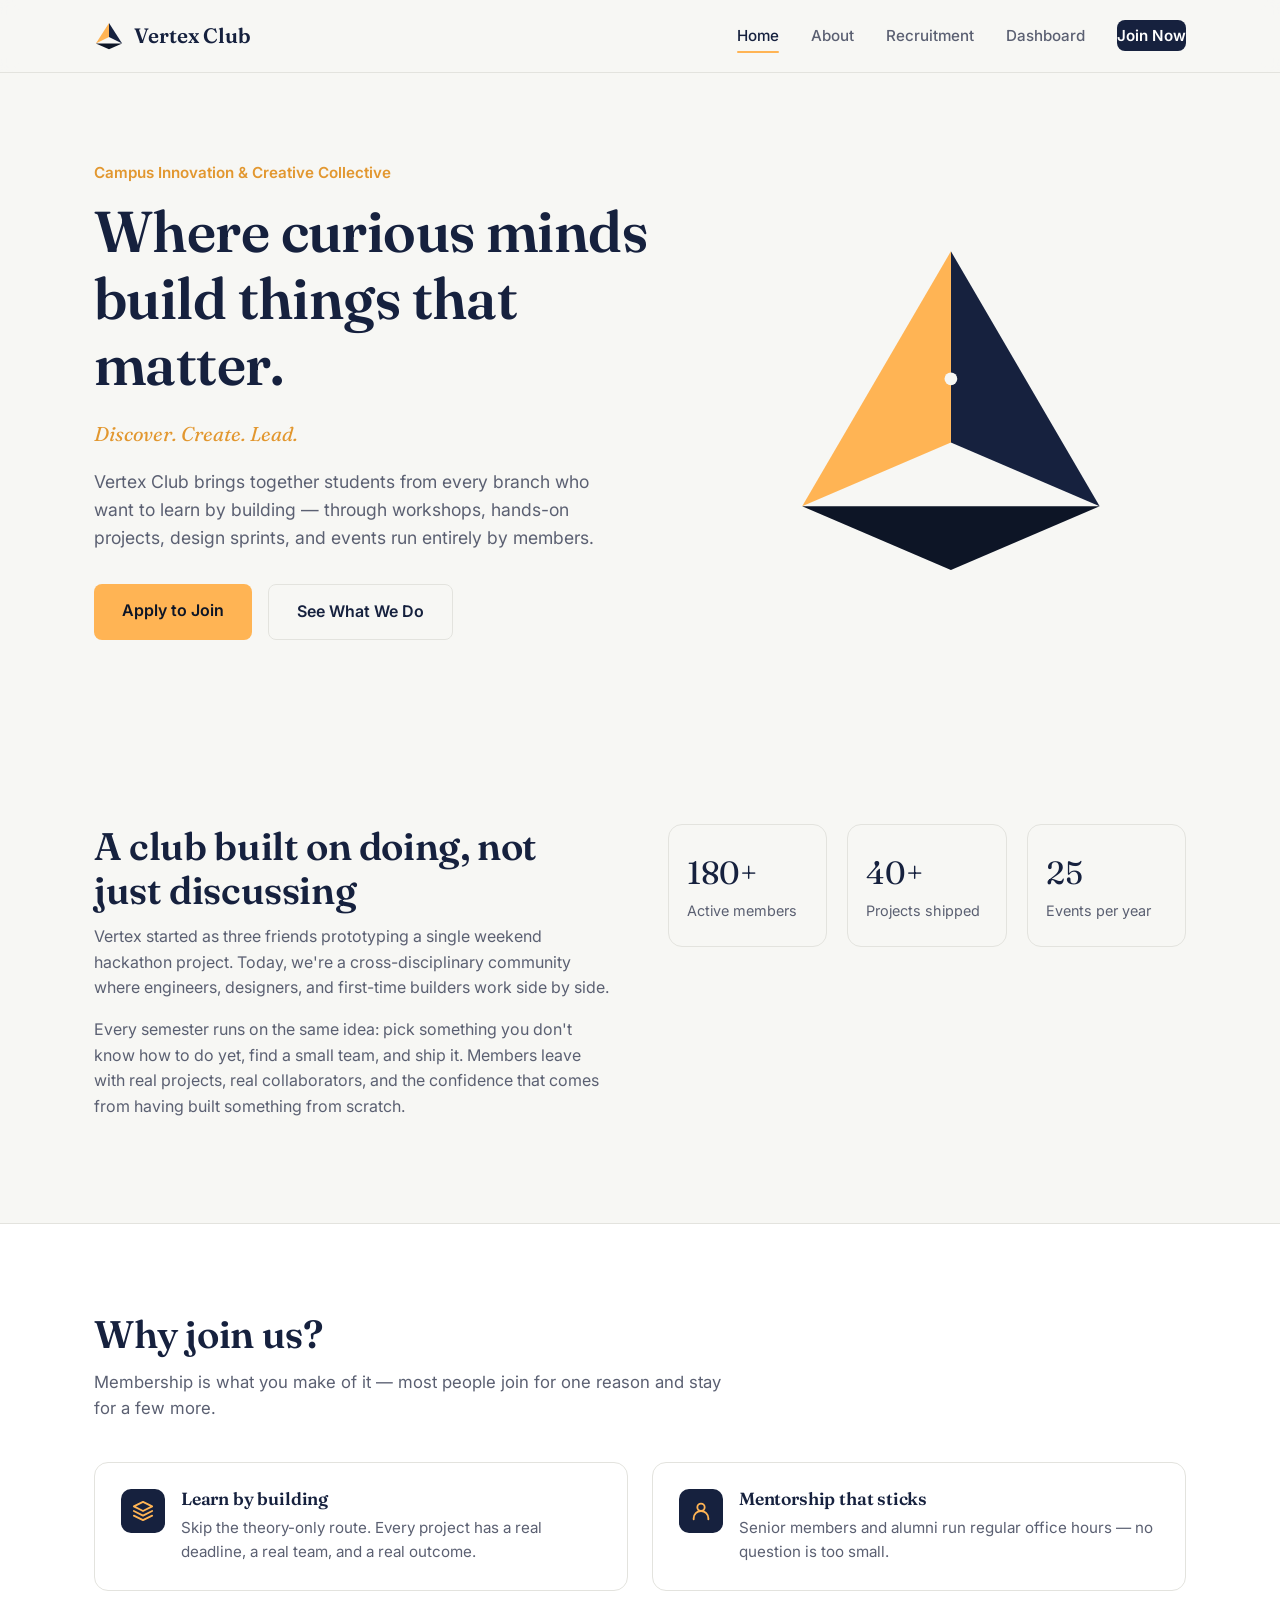
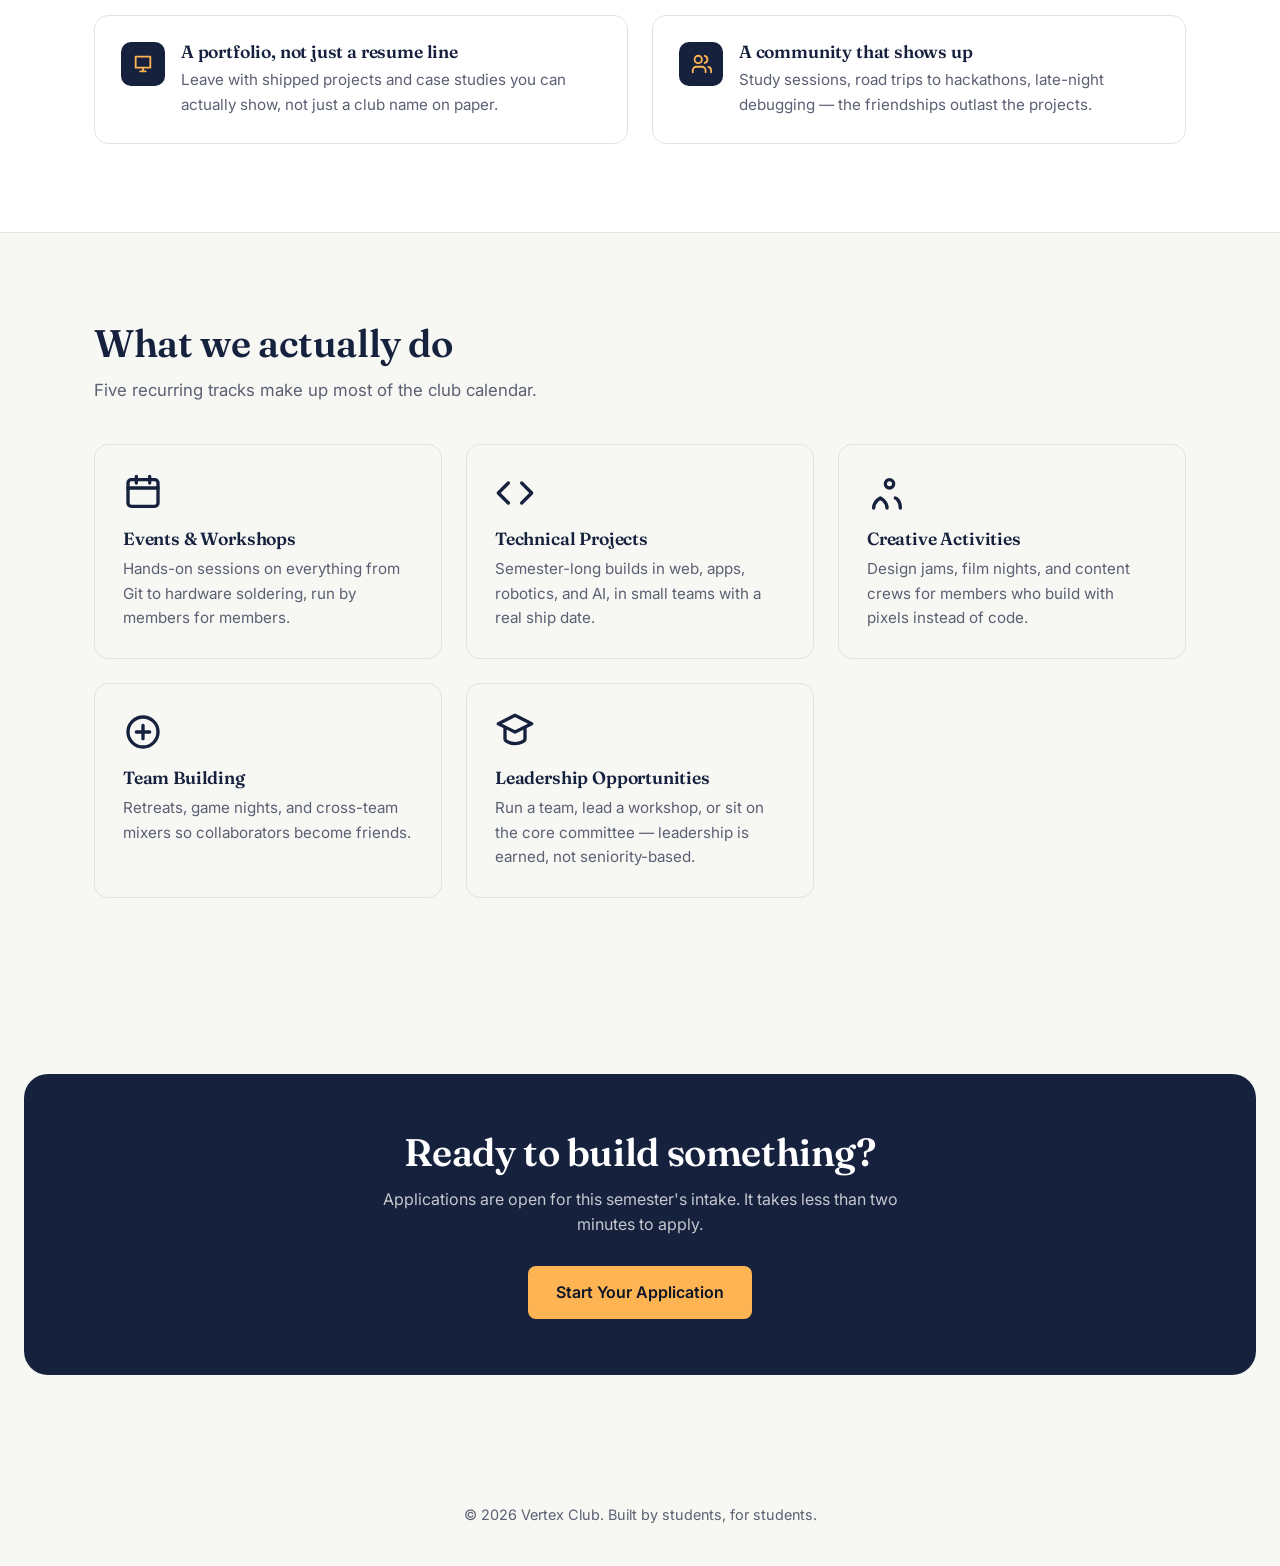
<file: index.html>
<!DOCTYPE html>
<html lang="en">
<head>
<meta charset="UTF-8" />
<meta name="viewport" content="width=device-width, initial-scale=1.0" />
<title>Vertex Club — Discover. Create. Lead.</title>
<link rel="preconnect" href="https://fonts.googleapis.com" />
<link rel="preconnect" href="https://fonts.gstatic.com" crossorigin />
<link href="https://fonts.googleapis.com/css2?family=Fraunces:wght@500;600&family=Inter:wght@400;500;600;700&display=swap" rel="stylesheet" />
<link rel="stylesheet" href="style.css" />
</head>
<body>

<!-- ===== NAVIGATION ===== -->
<nav class="site-nav">
  <div class="container">
    <a href="index.html" class="brand">
      <svg class="brand-mark" viewBox="0 0 32 32" xmlns="http://www.w3.org/2000/svg">
        <polygon points="16,2 30,24 16,17" fill="#16213e"/>
        <polygon points="16,2 2,24 16,17" fill="#ffb454"/>
        <polygon points="2,24 30,24 16,30" fill="#0d1526"/>
      </svg>
      Vertex Club
    </a>
    <button class="nav-toggle" aria-label="Toggle menu">
      <span></span><span></span><span></span>
    </button>
    <ul class="nav-links">
      <li><a href="index.html" class="active">Home</a></li>
      <li><a href="index.html#about">About</a></li>
      <li><a href="signup.html">Recruitment</a></li>
      <li><a href="dashboard.html">Dashboard</a></li>
      <li><a href="signup.html" class="nav-cta">Join Now</a></li>
    </ul>
  </div>
</nav>

<!-- ===== HERO ===== -->
<header class="hero">
  <div class="container">
    <div class="hero-copy">
      <p class="hero-eyebrow">Campus Innovation &amp; Creative Collective</p>
      <h1>Where curious minds build things that matter.</h1>
      <p class="hero-tagline">Discover. Create. Lead.</p>
      <p class="lede">
        Vertex Club brings together students from every branch who want to
        learn by building — through workshops, hands-on projects, design
        sprints, and events run entirely by members.
      </p>
      <div class="hero-actions">
        <a href="signup.html" class="btn btn-primary">Apply to Join</a>
        <a href="#activities" class="btn btn-secondary">See What We Do</a>
      </div>
    </div>
    <div class="hero-visual" aria-hidden="true">
      <svg viewBox="0 0 320 320" xmlns="http://www.w3.org/2000/svg">
        <polygon points="160,20 300,260 160,200" fill="#16213e"/>
        <polygon points="160,20 20,260 160,200" fill="#ffb454"/>
        <polygon points="20,260 300,260 160,320" fill="#0d1526"/>
        <circle cx="160" cy="140" r="6" fill="#f7f7f4"/>
      </svg>
    </div>
  </div>
</header>

<!-- ===== ABOUT ===== -->
<section id="about">
  <div class="container about-grid">
    <div>
      <h2>A club built on doing, not just discussing</h2>
      <p>
        Vertex started as three friends prototyping a single weekend hackathon
        project. Today, we're a cross-disciplinary community where engineers,
        designers, and first-time builders work side by side.
      </p>
      <p>
        Every semester runs on the same idea: pick something you don't know
        how to do yet, find a small team, and ship it. Members leave with
        real projects, real collaborators, and the confidence that comes from
        having built something from scratch.
      </p>
    </div>
    <div class="stat-row">
      <div class="stat"><span class="num">180+</span><span class="label">Active members</span></div>
      <div class="stat"><span class="num">40+</span><span class="label">Projects shipped</span></div>
      <div class="stat"><span class="num">25</span><span class="label">Events per year</span></div>
    </div>
  </div>
</section>

<!-- ===== WHY JOIN US ===== -->
<section class="section-alt">
  <div class="container">
    <h2>Why join us?</h2>
    <p class="section-intro">
      Membership is what you make of it — most people join for one reason
      and stay for a few more.
    </p>
    <div class="reasons-grid">

      <div class="reason-card">
        <div class="reason-icon">
          <svg viewBox="0 0 24 24" fill="none" stroke-width="2" stroke-linecap="round" stroke-linejoin="round"><path d="M12 2 2 7l10 5 10-5-10-5Z"/><path d="M2 17l10 5 10-5"/><path d="M2 12l10 5 10-5"/></svg>
        </div>
        <div>
          <h3>Learn by building</h3>
          <p>Skip the theory-only route. Every project has a real deadline, a real team, and a real outcome.</p>
        </div>
      </div>

      <div class="reason-card">
        <div class="reason-icon">
          <svg viewBox="0 0 24 24" fill="none" stroke-width="2" stroke-linecap="round" stroke-linejoin="round"><circle cx="12" cy="8" r="4"/><path d="M4 21v-1a8 8 0 0 1 16 0v1"/></svg>
        </div>
        <div>
          <h3>Mentorship that sticks</h3>
          <p>Senior members and alumni run regular office hours — no question is too small.</p>
        </div>
      </div>

      <div class="reason-card">
        <div class="reason-icon">
          <svg viewBox="0 0 24 24" fill="none" stroke-width="2" stroke-linecap="round" stroke-linejoin="round"><path d="M4 4h16v12H4z"/><path d="M9 20h6M12 16v4"/></svg>
        </div>
        <div>
          <h3>A portfolio, not just a resume line</h3>
          <p>Leave with shipped projects and case studies you can actually show, not just a club name on paper.</p>
        </div>
      </div>

      <div class="reason-card">
        <div class="reason-icon">
          <svg viewBox="0 0 24 24" fill="none" stroke-width="2" stroke-linecap="round" stroke-linejoin="round"><path d="M17 21v-2a4 4 0 0 0-4-4H7a4 4 0 0 0-4 4v2"/><circle cx="9" cy="7" r="4"/><path d="M23 21v-2a4 4 0 0 0-3-3.87"/><path d="M16 3.13a4 4 0 0 1 0 7.75"/></svg>
        </div>
        <div>
          <h3>A community that shows up</h3>
          <p>Study sessions, road trips to hackathons, late-night debugging — the friendships outlast the projects.</p>
        </div>
      </div>

    </div>
  </div>
</section>

<!-- ===== ACTIVITIES ===== -->
<section id="activities">
  <div class="container">
    <h2>What we actually do</h2>
    <p class="section-intro">Five recurring tracks make up most of the club calendar.</p>
    <div class="activities-grid">

      <div class="activity-card">
        <div class="activity-icon">
          <svg viewBox="0 0 24 24" fill="none" stroke-width="2" stroke-linecap="round" stroke-linejoin="round"><rect x="3" y="4" width="18" height="16" rx="2"/><path d="M3 9h18M8 2v4M16 2v4"/></svg>
        </div>
        <h3>Events &amp; Workshops</h3>
        <p>Hands-on sessions on everything from Git to hardware soldering, run by members for members.</p>
      </div>

      <div class="activity-card">
        <div class="activity-icon">
          <svg viewBox="0 0 24 24" fill="none" stroke-width="2" stroke-linecap="round" stroke-linejoin="round"><polyline points="16 18 22 12 16 6"/><polyline points="8 6 2 12 8 18"/></svg>
        </div>
        <h3>Technical Projects</h3>
        <p>Semester-long builds in web, apps, robotics, and AI, in small teams with a real ship date.</p>
      </div>

      <div class="activity-card">
        <div class="activity-icon">
          <svg viewBox="0 0 24 24" fill="none" stroke-width="2" stroke-linecap="round" stroke-linejoin="round"><circle cx="13.5" cy="6.5" r="2.5"/><path d="M4 21c0-4 4-6 4-6s4 2 4 6M17 15s3 1 3 6"/></svg>
        </div>
        <h3>Creative Activities</h3>
        <p>Design jams, film nights, and content crews for members who build with pixels instead of code.</p>
      </div>

      <div class="activity-card">
        <div class="activity-icon">
          <svg viewBox="0 0 24 24" fill="none" stroke-width="2" stroke-linecap="round" stroke-linejoin="round"><circle cx="12" cy="12" r="9"/><path d="M8 12h8M12 8v8"/></svg>
        </div>
        <h3>Team Building</h3>
        <p>Retreats, game nights, and cross-team mixers so collaborators become friends.</p>
      </div>

      <div class="activity-card">
        <div class="activity-icon">
          <svg viewBox="0 0 24 24" fill="none" stroke-width="2" stroke-linecap="round" stroke-linejoin="round"><path d="M12 2 2 7l10 5 10-5-10-5Z"/><path d="M6 10v6c0 1.5 2.7 3 6 3s6-1.5 6-3v-6"/></svg>
        </div>
        <h3>Leadership Opportunities</h3>
        <p>Run a team, lead a workshop, or sit on the core committee — leadership is earned, not seniority-based.</p>
      </div>

    </div>
  </div>
</section>

<!-- ===== CTA ===== -->
<section>
  <div class="cta-band">
    <h2>Ready to build something?</h2>
    <p>Applications are open for this semester's intake. It takes less than two minutes to apply.</p>
    <a href="signup.html" class="btn btn-primary">Start Your Application</a>
  </div>
</section>

<footer>
  <div class="container">
    <p>&copy; 2026 Vertex Club. Built by students, for students.</p>
  </div>
</footer>

<script src="script.js"></script>
</body>
</html>
</file>
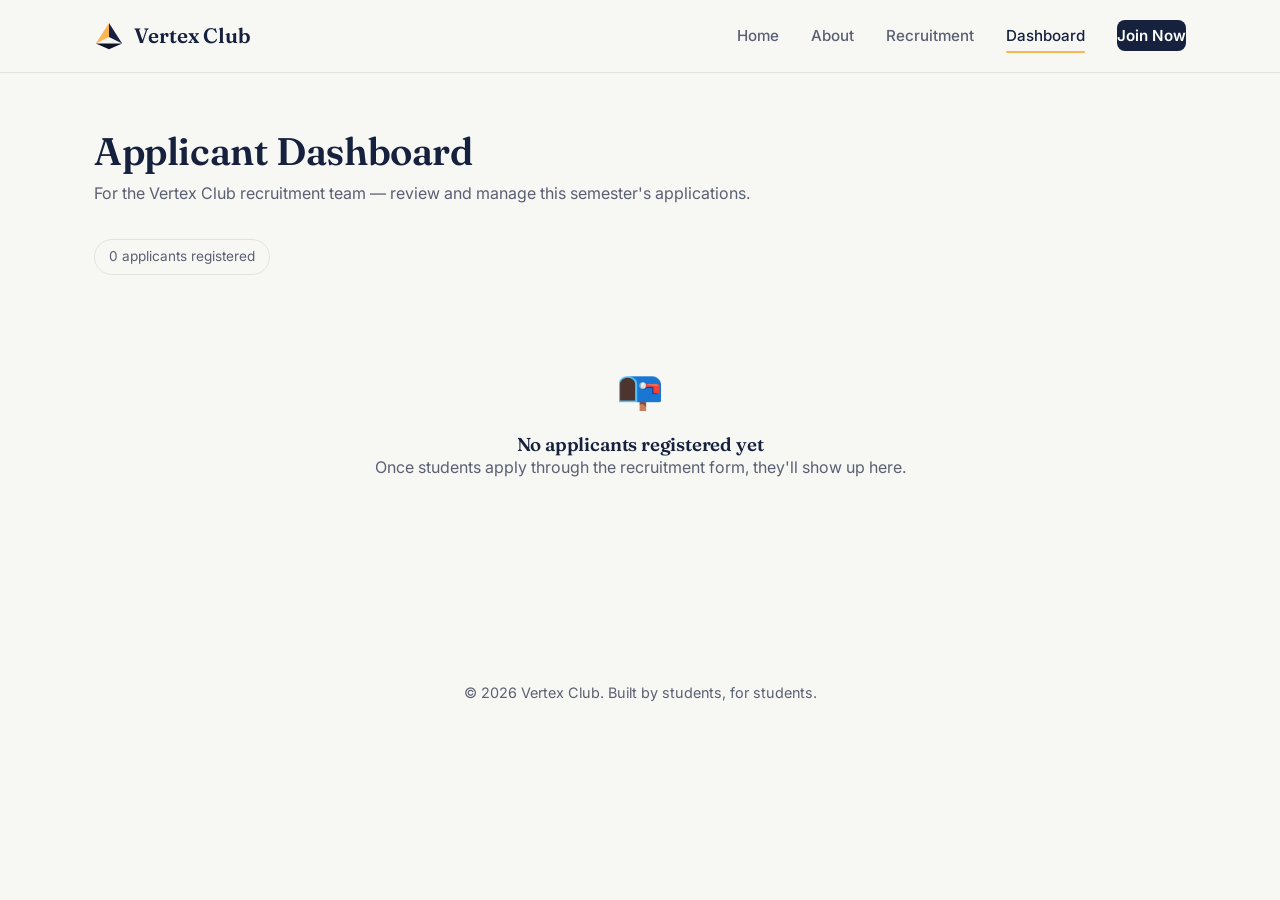
<file: dashboard.html>
<!DOCTYPE html>
<html lang="en">
<head>
<meta charset="UTF-8" />
<meta name="viewport" content="width=device-width, initial-scale=1.0" />
<title>Applicant Dashboard — Vertex Club</title>
<link rel="preconnect" href="https://fonts.googleapis.com" />
<link rel="preconnect" href="https://fonts.gstatic.com" crossorigin />
<link href="https://fonts.googleapis.com/css2?family=Fraunces:wght@500;600&family=Inter:wght@400;500;600;700&display=swap" rel="stylesheet" />
<link rel="stylesheet" href="style.css" />
</head>
<body>

<!-- ===== NAVIGATION ===== -->
<nav class="site-nav">
  <div class="container">
    <a href="index.html" class="brand">
      <svg class="brand-mark" viewBox="0 0 32 32" xmlns="http://www.w3.org/2000/svg">
        <polygon points="16,2 30,24 16,17" fill="#16213e"/>
        <polygon points="16,2 2,24 16,17" fill="#ffb454"/>
        <polygon points="2,24 30,24 16,30" fill="#0d1526"/>
      </svg>
      Vertex Club
    </a>
    <button class="nav-toggle" aria-label="Toggle menu">
      <span></span><span></span><span></span>
    </button>
    <ul class="nav-links">
      <li><a href="index.html">Home</a></li>
      <li><a href="index.html#about">About</a></li>
      <li><a href="signup.html">Recruitment</a></li>
      <li><a href="dashboard.html" class="active">Dashboard</a></li>
      <li><a href="signup.html" class="nav-cta">Join Now</a></li>
    </ul>
  </div>
</nav>

<!-- ===== DASHBOARD HEADER ===== -->
<header class="dashboard-hero">
  <div class="container">
    <h1>Applicant Dashboard</h1>
    <p>For the Vertex Club recruitment team — review and manage this semester's applications.</p>
  </div>
</header>

<!-- ===== APPLICANTS TABLE ===== -->
<section class="dashboard-wrap">
  <div class="container">

    <span class="applicant-count" id="applicantCount">0 applicants registered</span>

    <div class="table-card" id="tableCard">
      <table>
        <thead>
          <tr>
            <th>S.No</th>
            <th>Username</th>
            <th>Email</th>
            <th>Action</th>
          </tr>
        </thead>
        <!-- Rows are generated automatically by script.js from localStorage -->
        <tbody id="applicantsTableBody"></tbody>
      </table>
    </div>

    <div class="empty-state" id="emptyState" style="display: none;">
      <div class="emoji">📭</div>
      <h3>No applicants registered yet</h3>
      <p>Once students apply through the recruitment form, they'll show up here.</p>
    </div>

  </div>
</section>

<footer>
  <div class="container">
    <p>&copy; 2026 Vertex Club. Built by students, for students.</p>
  </div>
</footer>

<script src="script.js"></script>
</body>
</html>
</file>
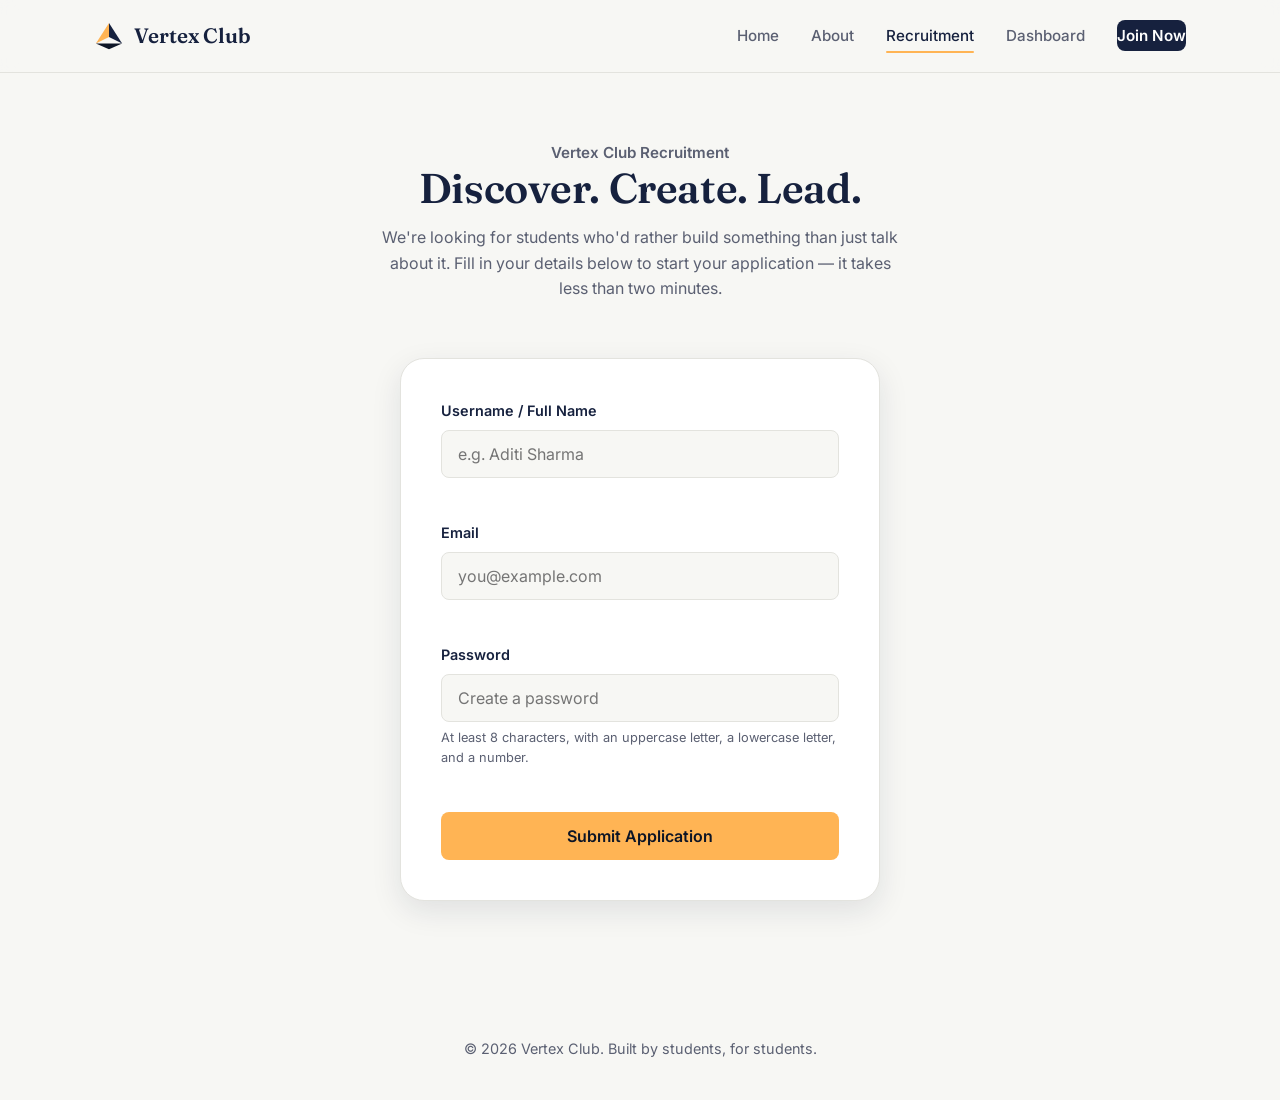
<file: signup.html>
<!DOCTYPE html>
<html lang="en">
<head>
<meta charset="UTF-8" />
<meta name="viewport" content="width=device-width, initial-scale=1.0" />
<title>Apply to Vertex Club</title>
<link rel="preconnect" href="https://fonts.googleapis.com" />
<link rel="preconnect" href="https://fonts.gstatic.com" crossorigin />
<link href="https://fonts.googleapis.com/css2?family=Fraunces:wght@500;600&family=Inter:wght@400;500;600;700&display=swap" rel="stylesheet" />
<link rel="stylesheet" href="style.css" />
</head>
<body>

<!-- ===== NAVIGATION ===== -->
<nav class="site-nav">
  <div class="container">
    <a href="index.html" class="brand">
      <svg class="brand-mark" viewBox="0 0 32 32" xmlns="http://www.w3.org/2000/svg">
        <polygon points="16,2 30,24 16,17" fill="#16213e"/>
        <polygon points="16,2 2,24 16,17" fill="#ffb454"/>
        <polygon points="2,24 30,24 16,30" fill="#0d1526"/>
      </svg>
      Vertex Club
    </a>
    <button class="nav-toggle" aria-label="Toggle menu">
      <span></span><span></span><span></span>
    </button>
    <ul class="nav-links">
      <li><a href="index.html">Home</a></li>
      <li><a href="index.html#about">About</a></li>
      <li><a href="signup.html" class="active">Recruitment</a></li>
      <li><a href="dashboard.html">Dashboard</a></li>
      <li><a href="signup.html" class="nav-cta">Join Now</a></li>
    </ul>
  </div>
</nav>

<!-- ===== RECRUITMENT HEADER ===== -->
<header class="signup-hero">
  <div class="container">
    <p class="hero-eyebrow">Vertex Club Recruitment</p>
    <h1>Discover. Create. Lead.</h1>
    <p>
      We're looking for students who'd rather build something than just talk
      about it. Fill in your details below to start your application —
      it takes less than two minutes.
    </p>
  </div>
</header>

<!-- ===== SIGNUP FORM (main focus of this page) ===== -->
<section class="signup-wrap">
  <div class="container">
    <div class="signup-card">

      <div class="success-message" id="successMessage">
        You're in! Your application has been saved. The recruitment team
        will review it and reach out soon.
      </div>

      <form id="signupForm" novalidate>

        <div class="form-group">
          <label for="username">Username / Full Name</label>
          <input type="text" id="username" name="username" placeholder="e.g. Aditi Sharma" autocomplete="name" />
          <p class="error-message" id="usernameError"></p>
        </div>

        <div class="form-group">
          <label for="email">Email</label>
          <input type="email" id="email" name="email" placeholder="you@example.com" autocomplete="email" />
          <p class="error-message" id="emailError"></p>
        </div>

        <div class="form-group">
          <label for="password">Password</label>
          <input type="password" id="password" name="password" placeholder="Create a password" autocomplete="new-password" />
          <p class="password-hint">At least 8 characters, with an uppercase letter, a lowercase letter, and a number.</p>
          <p class="error-message" id="passwordError"></p>
        </div>

        <button type="submit" class="btn btn-primary btn-block">Submit Application</button>
      </form>

    </div>
  </div>
</section>

<footer>
  <div class="container">
    <p>&copy; 2026 Vertex Club. Built by students, for students.</p>
  </div>
</footer>

<script src="script.js"></script>
</body>
</html>
</file>
<file: style.css>
/* =========================================================
   VERTEX CLUB — Stylesheet
   Organized as: variables -> reset -> typography -> nav ->
   hero -> sections -> cards -> forms -> table -> footer ->
   animations -> responsive
   ========================================================= */

/* ---------- Design tokens (edit colors here, site-wide) ---------- */
:root {
  --primary-color: #16213e;      /* deep navy - headings, nav, buttons */
  --primary-dark: #0d1526;       /* darker navy - hover states */
  --accent-color: #ffb454;       /* warm amber - highlights, CTAs */
  --accent-dark: #e2972f;        /* amber hover */
  --background-color: #f7f7f4;   /* page background */
  --surface-color: #ffffff;      /* card / form surfaces */
  --text-color: #1c1f2a;         /* body text */
  --text-muted: #5b6072;         /* secondary text */
  --border-color: #e3e3de;       /* hairlines, input borders */
  --success-color: #2f9e67;
  --error-color: #d64545;

  --font-display: "Fraunces", "Georgia", serif;
  --font-body: "Inter", "Segoe UI", sans-serif;

  --radius-sm: 8px;
  --radius-md: 14px;
  --radius-lg: 24px;

  --shadow-sm: 0 2px 8px rgba(22, 33, 62, 0.06);
  --shadow-md: 0 10px 30px rgba(22, 33, 62, 0.10);
  --shadow-lg: 0 20px 50px rgba(22, 33, 62, 0.16);

  --max-width: 1140px;
}

/* ---------- Reset ---------- */
* { box-sizing: border-box; margin: 0; padding: 0; }

html { scroll-behavior: smooth; }

body {
  font-family: var(--font-body);
  color: var(--text-color);
  background: var(--background-color);
  line-height: 1.6;
  -webkit-font-smoothing: antialiased;
}

img, svg { display: block; max-width: 100%; }

a { color: inherit; text-decoration: none; }

ul { list-style: none; }

button { font-family: inherit; cursor: pointer; border: none; background: none; }

.container {
  max-width: var(--max-width);
  margin: 0 auto;
  padding: 0 24px;
}

/* Visible keyboard focus for accessibility */
a:focus-visible,
button:focus-visible,
input:focus-visible {
  outline: 3px solid var(--accent-color);
  outline-offset: 2px;
}

@media (prefers-reduced-motion: reduce) {
  * { animation: none !important; transition: none !important; }
}

/* ---------- Typography ---------- */
h1, h2, h3, .font-display {
  font-family: var(--font-display);
  color: var(--primary-color);
  font-weight: 600;
  line-height: 1.15;
  letter-spacing: -0.01em;
}

h2 { font-size: clamp(1.8rem, 3vw, 2.4rem); margin-bottom: 12px; }

.section-intro {
  color: var(--text-muted);
  max-width: 640px;
  margin-bottom: 40px;
  font-size: 1.05rem;
}

/* ---------- Navigation ---------- */
.site-nav {
  position: sticky;
  top: 0;
  z-index: 100;
  background: rgba(247, 247, 244, 0.9);
  backdrop-filter: blur(8px);
  border-bottom: 1px solid var(--border-color);
}

.site-nav .container {
  display: flex;
  align-items: center;
  justify-content: space-between;
  height: 72px;
}

.brand {
  display: flex;
  align-items: center;
  gap: 10px;
  font-family: var(--font-display);
  font-weight: 600;
  font-size: 1.3rem;
  color: var(--primary-color);
}

.brand-mark { width: 30px; height: 30px; }

.nav-links {
  display: flex;
  gap: 32px;
  font-weight: 500;
  font-size: 0.95rem;
}

.nav-links a {
  color: var(--text-muted);
  position: relative;
  padding: 6px 0;
  transition: color 0.2s ease;
}

.nav-links a:hover,
.nav-links a.active {
  color: var(--primary-color);
}

.nav-links a.active::after {
  content: "";
  position: absolute;
  left: 0;
  bottom: -2px;
  width: 100%;
  height: 2px;
  background: var(--accent-color);
  border-radius: 2px;
}

.nav-cta {
  background: var(--primary-color);
  color: #fff !important;
  padding: 10px 20px;
  border-radius: var(--radius-sm);
  font-weight: 600;
  transition: background 0.2s ease, transform 0.2s ease;
}

.nav-cta:hover { background: var(--primary-dark); transform: translateY(-1px); }

.nav-toggle {
  display: none;
  flex-direction: column;
  gap: 5px;
  padding: 6px;
}
.nav-toggle span {
  width: 24px; height: 2px; background: var(--primary-color); border-radius: 2px;
}

/* ---------- Hero ---------- */
.hero {
  padding: 88px 0 96px;
  overflow: hidden;
}

.hero .container {
  display: grid;
  grid-template-columns: 1.1fr 0.9fr;
  gap: 48px;
  align-items: center;
}

.hero-eyebrow {
  color: var(--accent-dark);
  font-weight: 600;
  margin-bottom: 14px;
  font-size: 0.95rem;
}

.hero h1 {
  font-size: clamp(2.4rem, 5vw, 3.6rem);
  margin-bottom: 20px;
}

.hero-tagline {
  font-family: var(--font-display);
  font-style: italic;
  color: var(--accent-dark);
  font-size: 1.25rem;
  margin-bottom: 18px;
}

.hero p.lede {
  color: var(--text-muted);
  font-size: 1.1rem;
  max-width: 520px;
  margin-bottom: 32px;
}

.hero-actions { display: flex; gap: 16px; flex-wrap: wrap; }

.btn {
  display: inline-block;
  padding: 14px 28px;
  border-radius: var(--radius-sm);
  font-weight: 600;
  font-size: 1rem;
  transition: transform 0.2s ease, box-shadow 0.2s ease, background 0.2s ease;
}

.btn-primary {
  background: var(--accent-color);
  color: var(--primary-dark);
}
.btn-primary:hover {
  background: var(--accent-dark);
  transform: translateY(-2px);
  box-shadow: var(--shadow-md);
}

.btn-secondary {
  background: transparent;
  color: var(--primary-color);
  border: 1.5px solid var(--border-color);
}
.btn-secondary:hover {
  border-color: var(--primary-color);
  transform: translateY(-2px);
}

.btn-block { display: block; width: 100%; text-align: center; }

/* Hero geometric mark: three overlapping triangles forming a "vertex" */
.hero-visual {
  position: relative;
  height: 340px;
  animation: rise-in 0.9s ease both;
}

.hero-visual svg { width: 100%; height: 100%; }

@keyframes rise-in {
  from { opacity: 0; transform: translateY(18px); }
  to   { opacity: 1; transform: translateY(0); }
}

.hero h1, .hero-tagline, .hero p.lede, .hero-actions, .hero-eyebrow {
  animation: rise-in 0.7s ease both;
}
.hero-tagline { animation-delay: 0.08s; }
.hero p.lede { animation-delay: 0.16s; }
.hero-actions { animation-delay: 0.24s; }

/* ---------- Generic section spacing ---------- */
section { padding: 88px 0; }

.section-alt { background: var(--surface-color); border-top: 1px solid var(--border-color); border-bottom: 1px solid var(--border-color); }

/* ---------- About ---------- */
.about-grid {
  display: grid;
  grid-template-columns: 1fr 1fr;
  gap: 56px;
  align-items: start;
}

.about-grid p { color: var(--text-muted); margin-bottom: 16px; max-width: 52ch; }

.stat-row {
  display: grid;
  grid-template-columns: repeat(3, 1fr);
  gap: 20px;
}

.stat {
  background: var(--background-color);
  border: 1px solid var(--border-color);
  border-radius: var(--radius-md);
  padding: 22px 18px;
}

.stat .num {
  font-family: var(--font-display);
  font-size: 2rem;
  color: var(--primary-color);
  display: block;
}

.stat .label { color: var(--text-muted); font-size: 0.9rem; }

/* ---------- Why join ---------- */
.reasons-grid {
  display: grid;
  grid-template-columns: repeat(2, 1fr);
  gap: 24px;
}

.reason-card {
  display: flex;
  gap: 16px;
  background: var(--surface-color);
  border: 1px solid var(--border-color);
  border-radius: var(--radius-md);
  padding: 26px;
  transition: transform 0.25s ease, box-shadow 0.25s ease;
}

.reason-card:hover {
  transform: translateY(-4px);
  box-shadow: var(--shadow-md);
}

.reason-icon {
  flex-shrink: 0;
  width: 44px;
  height: 44px;
  border-radius: 10px;
  background: var(--primary-color);
  display: flex;
  align-items: center;
  justify-content: center;
}
.reason-icon svg { width: 22px; height: 22px; stroke: var(--accent-color); }

.reason-card h3 { font-size: 1.1rem; margin-bottom: 6px; }
.reason-card p { color: var(--text-muted); font-size: 0.95rem; }

/* ---------- Activities ---------- */
.activities-grid {
  display: grid;
  grid-template-columns: repeat(3, 1fr);
  gap: 24px;
}

.activity-card {
  background: var(--background-color);
  border-radius: var(--radius-md);
  padding: 28px;
  border: 1px solid var(--border-color);
  transition: transform 0.25s ease, box-shadow 0.25s ease, border-color 0.25s ease;
}

.activity-card:hover {
  transform: translateY(-4px);
  box-shadow: var(--shadow-md);
  border-color: var(--accent-color);
}

.activity-icon {
  width: 40px; height: 40px;
  margin-bottom: 16px;
}
.activity-icon svg { stroke: var(--primary-color); }

.activity-card h3 { font-size: 1.1rem; margin-bottom: 8px; }
.activity-card p { color: var(--text-muted); font-size: 0.95rem; }

/* ---------- CTA band ---------- */
.cta-band {
  background: var(--primary-color);
  color: #fff;
  border-radius: var(--radius-lg);
  padding: 56px;
  text-align: center;
  margin: 0 24px;
}
.cta-band h2 { color: #fff; }
.cta-band p { color: rgba(255,255,255,0.75); max-width: 520px; margin: 0 auto 28px; }

/* ---------- Footer ---------- */
footer {
  padding: 40px 0;
  text-align: center;
  color: var(--text-muted);
  font-size: 0.9rem;
}

/* ---------- Signup page ---------- */
.signup-hero {
  padding: 56px 0 32px;
  text-align: center;
}
.signup-hero h1 { font-size: clamp(2rem, 4vw, 2.6rem); }
.signup-hero p { color: var(--text-muted); max-width: 520px; margin: 12px auto 0; }

.signup-wrap {
  padding: 24px 0 96px;
}

.signup-card {
  max-width: 480px;
  margin: 0 auto;
  background: var(--surface-color);
  border: 1px solid var(--border-color);
  border-radius: var(--radius-lg);
  padding: 40px;
  box-shadow: var(--shadow-md);
}

.form-group { margin-bottom: 22px; }

.form-group label {
  display: block;
  font-weight: 600;
  font-size: 0.9rem;
  margin-bottom: 8px;
  color: var(--primary-color);
}

.form-group input {
  width: 100%;
  padding: 13px 16px;
  border: 1.5px solid var(--border-color);
  border-radius: var(--radius-sm);
  font-size: 1rem;
  font-family: inherit;
  transition: border-color 0.2s ease, box-shadow 0.2s ease;
  background: var(--background-color);
}

.form-group input:focus {
  outline: none;
  border-color: var(--primary-color);
  box-shadow: 0 0 0 3px rgba(22, 33, 62, 0.08);
}

.form-group input.invalid {
  border-color: var(--error-color);
}

.error-message {
  color: var(--error-color);
  font-size: 0.85rem;
  margin-top: 6px;
  min-height: 1.1em;
}

.password-hint {
  color: var(--text-muted);
  font-size: 0.8rem;
  margin-top: 6px;
}

.success-message {
  display: none;
  background: rgba(47, 158, 103, 0.1);
  border: 1px solid var(--success-color);
  color: #1f6e46;
  padding: 16px 18px;
  border-radius: var(--radius-sm);
  margin-bottom: 22px;
  font-size: 0.95rem;
}

.success-message.show {
  display: block;
  animation: rise-in 0.4s ease both;
}

/* ---------- Dashboard page ---------- */
.dashboard-hero {
  padding: 56px 0 24px;
}
.dashboard-hero h1 { font-size: clamp(1.9rem, 4vw, 2.4rem); }
.dashboard-hero p { color: var(--text-muted); margin-top: 8px; }

.dashboard-wrap { padding: 8px 0 96px; }

.table-card {
  background: var(--surface-color);
  border: 1px solid var(--border-color);
  border-radius: var(--radius-lg);
  box-shadow: var(--shadow-sm);
  overflow-x: auto;
}

table {
  width: 100%;
  border-collapse: collapse;
  min-width: 560px;
}

thead th {
  text-align: left;
  background: var(--primary-color);
  color: #fff;
  padding: 16px 20px;
  font-size: 0.85rem;
  letter-spacing: 0.02em;
  font-weight: 600;
}

thead th:first-child { border-radius: var(--radius-lg) 0 0 0; }
thead th:last-child { border-radius: 0 var(--radius-lg) 0 0; }

tbody td {
  padding: 16px 20px;
  border-bottom: 1px solid var(--border-color);
  font-size: 0.95rem;
}

tbody tr:last-child td { border-bottom: none; }

tbody tr { transition: background 0.15s ease; }
tbody tr:hover { background: var(--background-color); }

.btn-delete {
  background: rgba(214, 69, 69, 0.1);
  color: var(--error-color);
  padding: 8px 16px;
  border-radius: var(--radius-sm);
  font-weight: 600;
  font-size: 0.85rem;
  transition: background 0.2s ease, transform 0.2s ease;
}

.btn-delete:hover {
  background: var(--error-color);
  color: #fff;
  transform: translateY(-1px);
}

.empty-state {
  text-align: center;
  padding: 64px 24px;
  color: var(--text-muted);
}

.empty-state .emoji { font-size: 2.4rem; margin-bottom: 14px; }

.applicant-count {
  display: inline-block;
  background: var(--background-color);
  border: 1px solid var(--border-color);
  padding: 6px 14px;
  border-radius: 999px;
  font-size: 0.85rem;
  color: var(--text-muted);
  margin-bottom: 20px;
}

/* ---------- Responsive ---------- */
@media (max-width: 860px) {
  .hero .container { grid-template-columns: 1fr; }
  .hero-visual { height: 220px; order: -1; }
  .about-grid { grid-template-columns: 1fr; }
  .reasons-grid { grid-template-columns: 1fr; }
  .activities-grid { grid-template-columns: 1fr 1fr; }
  .cta-band { margin: 0; border-radius: 0; }
}

@media (max-width: 640px) {
  .nav-links { 
    position: absolute;
    top: 72px;
    left: 0;
    right: 0;
    background: var(--surface-color);
    border-bottom: 1px solid var(--border-color);
    flex-direction: column;
    padding: 20px 24px;
    gap: 18px;
    display: none;
  }
  .nav-links.open { display: flex; }
  .nav-toggle { display: flex; }
  .stat-row { grid-template-columns: 1fr; }
  .activities-grid { grid-template-columns: 1fr; }
  .signup-card { padding: 28px 22px; }
  .cta-band { padding: 40px 24px; }

  /* Responsive table -> stacked cards on small screens */
  table, thead, tbody, th, td, tr { display: block; }
  thead { display: none; }
  tbody tr {
    border: 1px solid var(--border-color);
    border-radius: var(--radius-md);
    margin: 14px;
    padding: 8px;
  }
  tbody td {
    display: flex;
    justify-content: space-between;
    align-items: center;
    border-bottom: 1px solid var(--border-color);
    padding: 12px 14px;
  }
  tbody td:last-child { border-bottom: none; }
  tbody td::before {
    content: attr(data-label);
    font-weight: 600;
    color: var(--primary-color);
    margin-right: 12px;
  }
}
</file>
